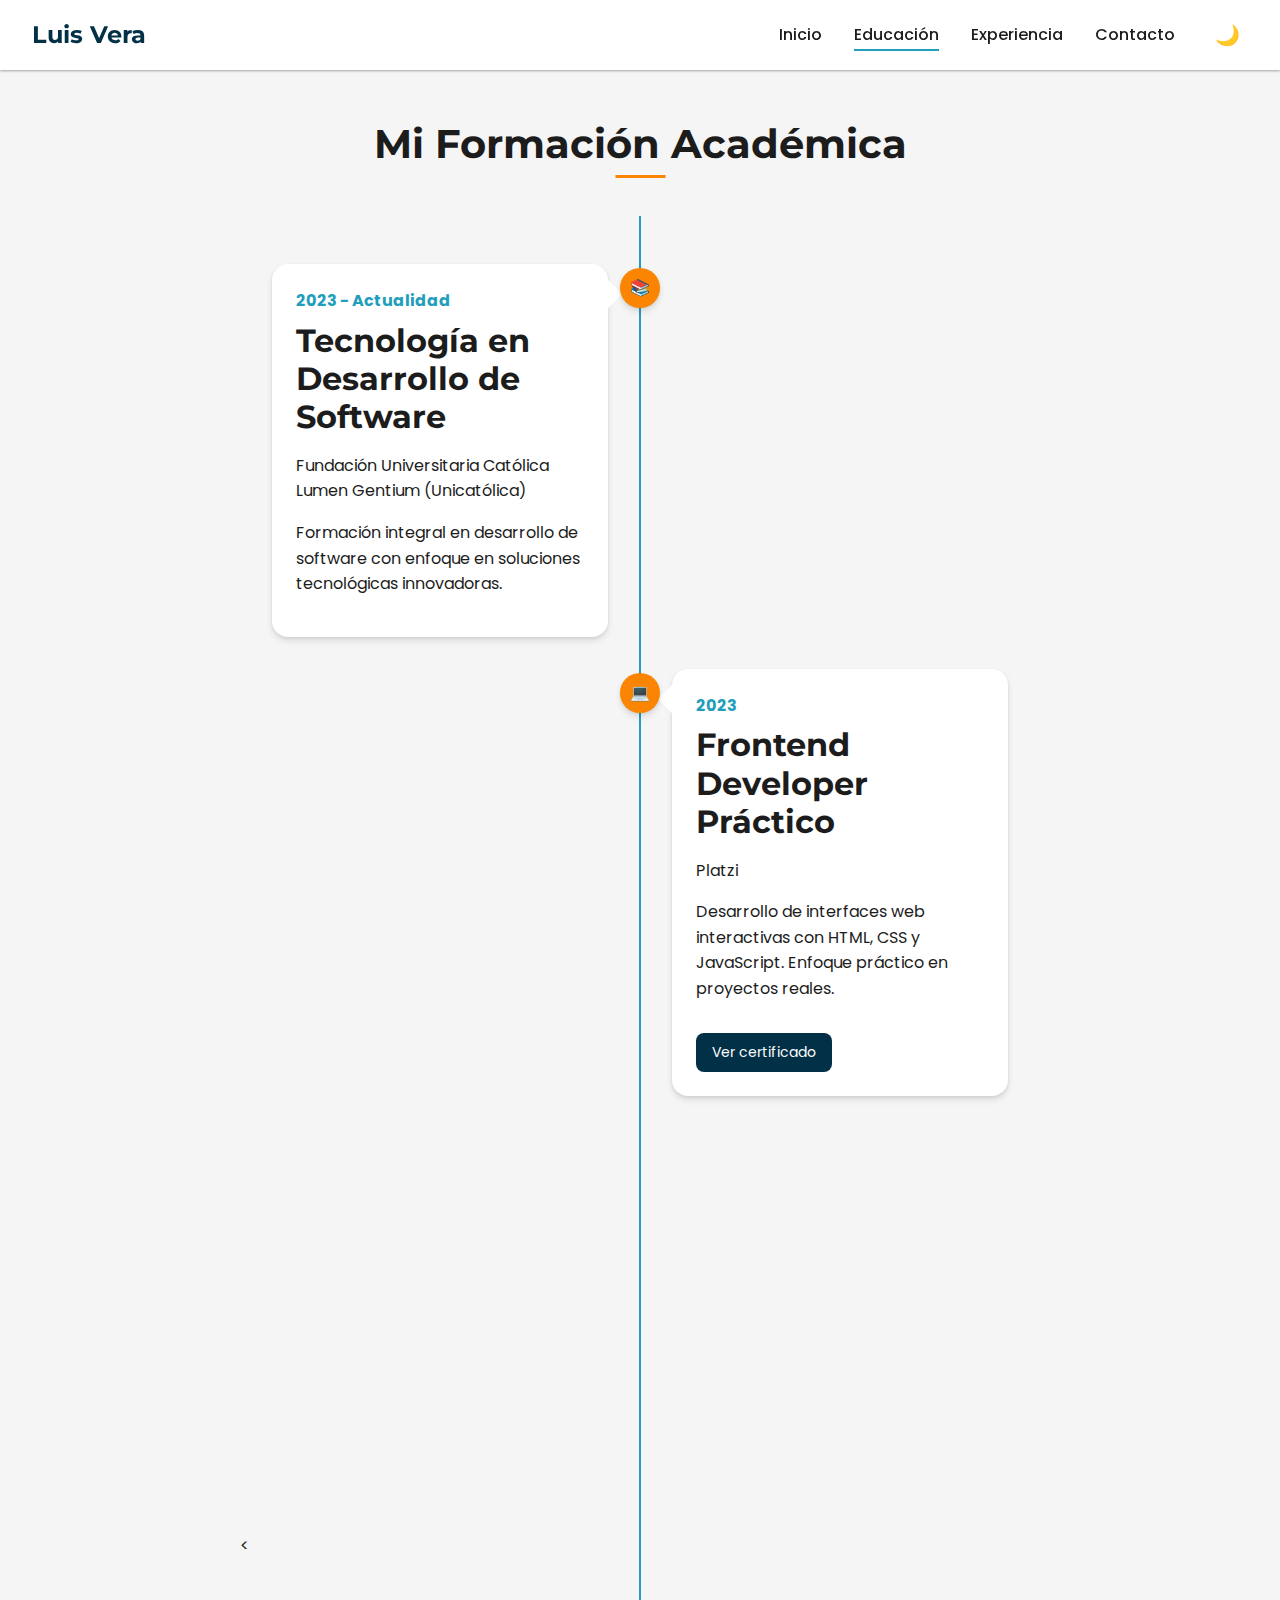
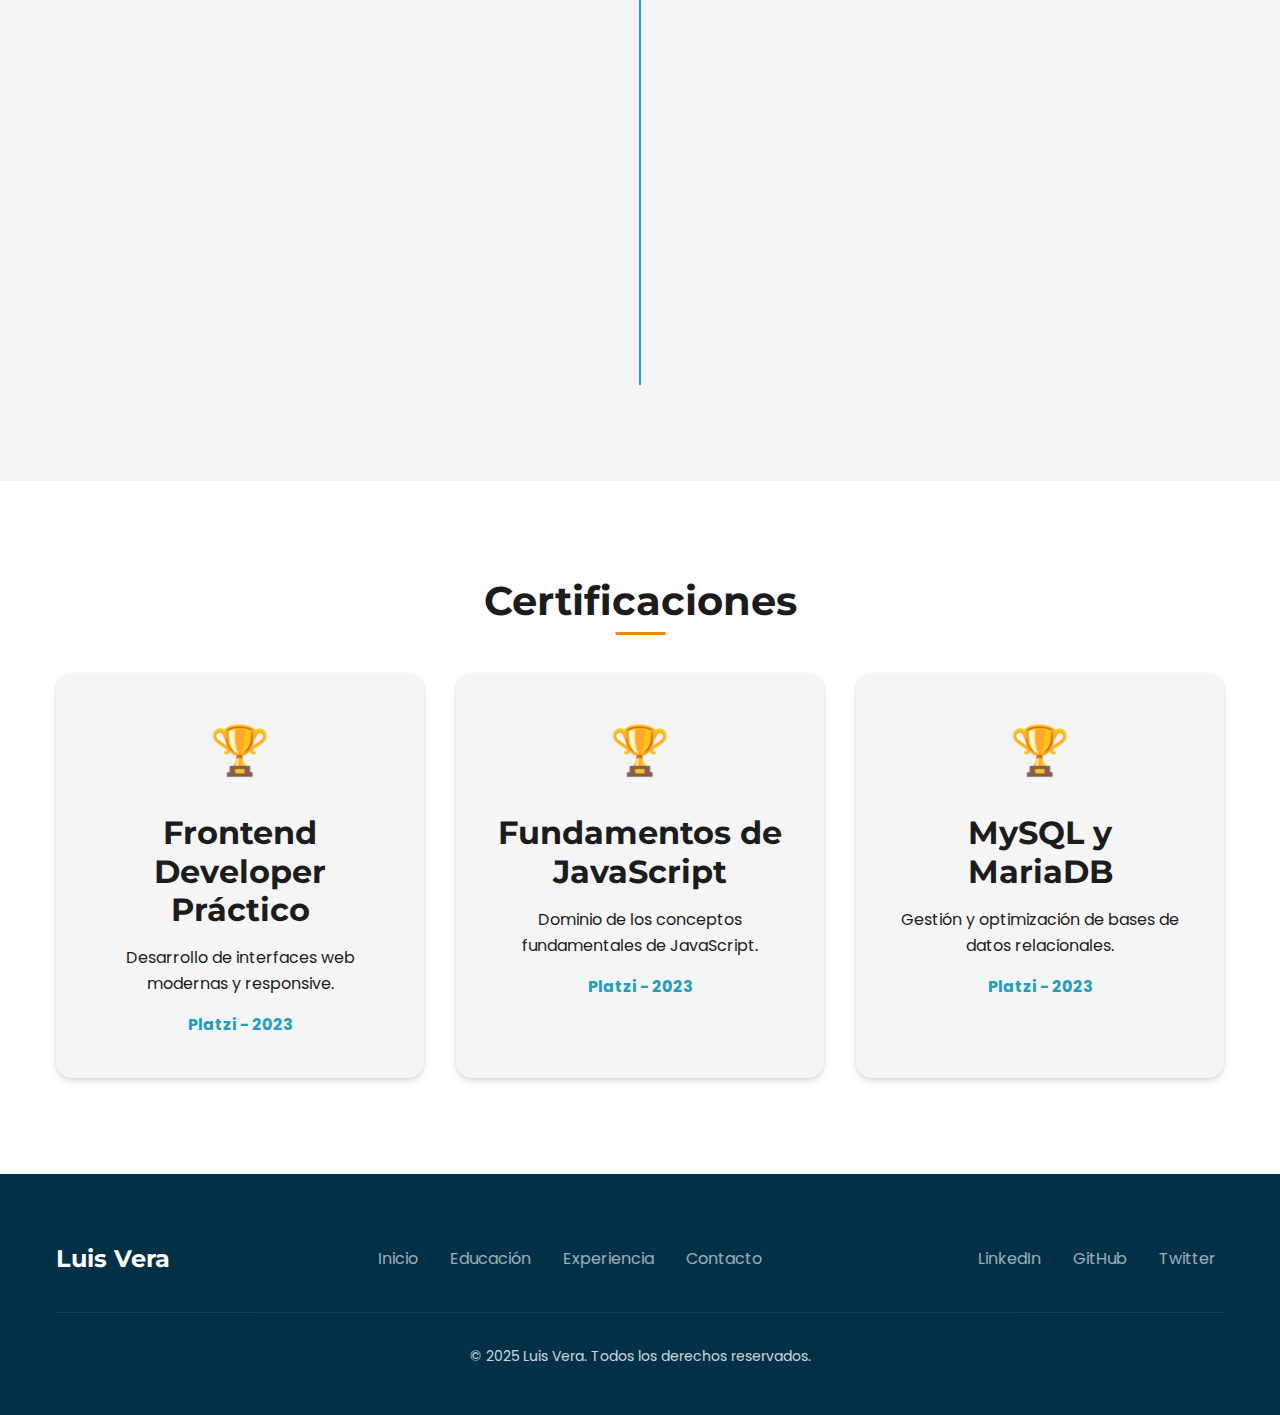
<file: education.html>
<!DOCTYPE html>
<html lang="es">
  <head>
    <meta charset="UTF-8" />
    <meta name="viewport" content="width=device-width, initial-scale=1.0" />
    <link rel="stylesheet" href="./styles/main.css" />
    <link rel="stylesheet" href="./styles/educaction.css" />
    <link
      href="https://fonts.googleapis.com/css2?family=Poppins:wght@300;400;500;700&family=Montserrat:wght@400;500;700&display=swap"
      rel="stylesheet"
    />
    <script
      src="https://cdnjs.cloudflare.com/ajax/libs/gsap/3.11.4/gsap.min.js"
      crossorigin="anonymous"
      referrerpolicy="no-referrer"
    ></script>
    <script defer src="./scripts/education.js"></script>

    <title>Luis Vera | Educación</title>
  </head>
  <body>
    <header>
      <nav class="navbar">
        <div class="logo">
          <span>Luis Vera</span>
        </div>
        <div class="menu-toggle" id="menu-toggle">
          <span></span>
          <span></span>
          <span></span>
        </div>
        <ul class="nav-links">
          <li><a href="index.html">Inicio</a></li>
          <li><a href="education.html" class="active">Educación</a></li>
          <li><a href="experience.html">Experiencia</a></li>
          <li><a href="index.html#contact">Contacto</a></li>
          <li><button id="theme-toggle" class="theme-toggle">🌙</button></li>
        </ul>
      </nav>
    </header>

    <section class="section" style="padding-top: 120px">
      <div class="container">
        <h2 class="section-title">Mi Formación Académica</h2>

        <div class="timeline">
          <div class="timeline-item">
            <div class="timeline-badge">📚</div>
            <div class="timeline-content">
              <div class="timeline-date">2023 - Actualidad</div>
              <h3>Tecnología en Desarrollo de Software</h3>
              <p>
                Fundación Universitaria Católica Lumen Gentium (Unicatólica)
              </p>
              <p>
                Formación integral en desarrollo de software con enfoque en
                soluciones tecnológicas innovadoras.
              </p>
            </div>
          </div>

          <div class="timeline-item">
            <div class="timeline-badge">💻</div>
            <div class="timeline-content">
              <div class="timeline-date">2023</div>
              <h3>Frontend Developer Práctico</h3>
              <p>Platzi</p>
              <p>
                Desarrollo de interfaces web interactivas con HTML, CSS y
                JavaScript. Enfoque práctico en proyectos reales.
              </p>
              <a
                href="./assets/certificates/diploma-frontend-developer-practico.pdf"
                class="certificate-btn"
                >Ver certificado</a
              >
            </div>
          </div>

          <div class="timeline-item">
            <div class="timeline-badge">🎓</div>
            <div class="timeline-content">
              <div class="timeline-date">2023</div>
              <h3>Fundamentos de JavaScript</h3>
              <p>Platzi</p>
              <p>
                Fundamentos del lenguaje de programación JavaScript, estructuras
                de datos, funciones y programación orientada a objetos.
              </p>
              <a
                href="./assets/certificates/diploma-javascript-fundamentos.pdf"
                class="certificate-btn"
                >Ver certificado</a
              >
            </div>
          </div>
          <
          <div class="timeline-item">
            <div class="timeline-badge">🛢️</div>
            <div class="timeline-content">
              <div class="timeline-date">2023</div>
              <h3>MySQL y MariaDB</h3>
              <p>Platzi</p>
              <p>
                Desarrollo de habilidades en gestión y optimización de bases de
                datos relacionales MySQL y MariaDB.
              </p>
              <a href="./assets/certificates/diploma-mysql-mariadb.pdf" class="certificate-btn">Ver certificado</a>
            </div>
          </div>
        </div>
      </div>
    </section>

    <section class="section section-alt">
      <div class="container">
        <h2 class="section-title">Certificaciones</h2>
        <div class="services-grid">
          <div class="service-card">
            <div class="service-icon">🏆</div>
            <h3>Frontend Developer Práctico</h3>
            <p>Desarrollo de interfaces web modernas y responsive.</p>
            <span class="timeline-date">Platzi - 2023</span>
          </div>

          <div class="service-card">
            <div class="service-icon">🏆</div>
            <h3>Fundamentos de JavaScript</h3>
            <p>Dominio de los conceptos fundamentales de JavaScript.</p>
            <span class="timeline-date">Platzi - 2023</span>
          </div>

          <div class="service-card">
            <div class="service-icon">🏆</div>
            <h3>MySQL y MariaDB</h3>
            <p>Gestión y optimización de bases de datos relacionales.</p>
            <span class="timeline-date">Platzi - 2023</span>
          </div>
        </div>
      </div>
    </section>

    <footer>
        <div class="container">
          <div class="footer-content">
            <div class="footer-logo">
              <span>Luis Vera</span>
            </div>
            <div class="footer-links">
              <a href="index.html">Inicio</a>
              <a href="education.html">Educación</a>
              <a href="experience.html">Experiencia</a>
              <a href="#contact">Contacto</a>
            </div>
            <div class="social-links">
              <a href="https://www.linkedin.com/in/luisveravr/" target="_blank" class="social-icon">LinkedIn</a>
              <a href="https://github.com/LuisVeraVR" target="_blank" class="social-icon">GitHub</a>
              <a href="http://x.com/LVera56385" target="_blank" class="social-icon">Twitter</a>
            </div>
          </div>
          <div class="copyright">
            <p>&copy; 2025 Luis Vera. Todos los derechos reservados.</p>
          </div>
        </div>
      </footer>

  </body>
</html>
</file>
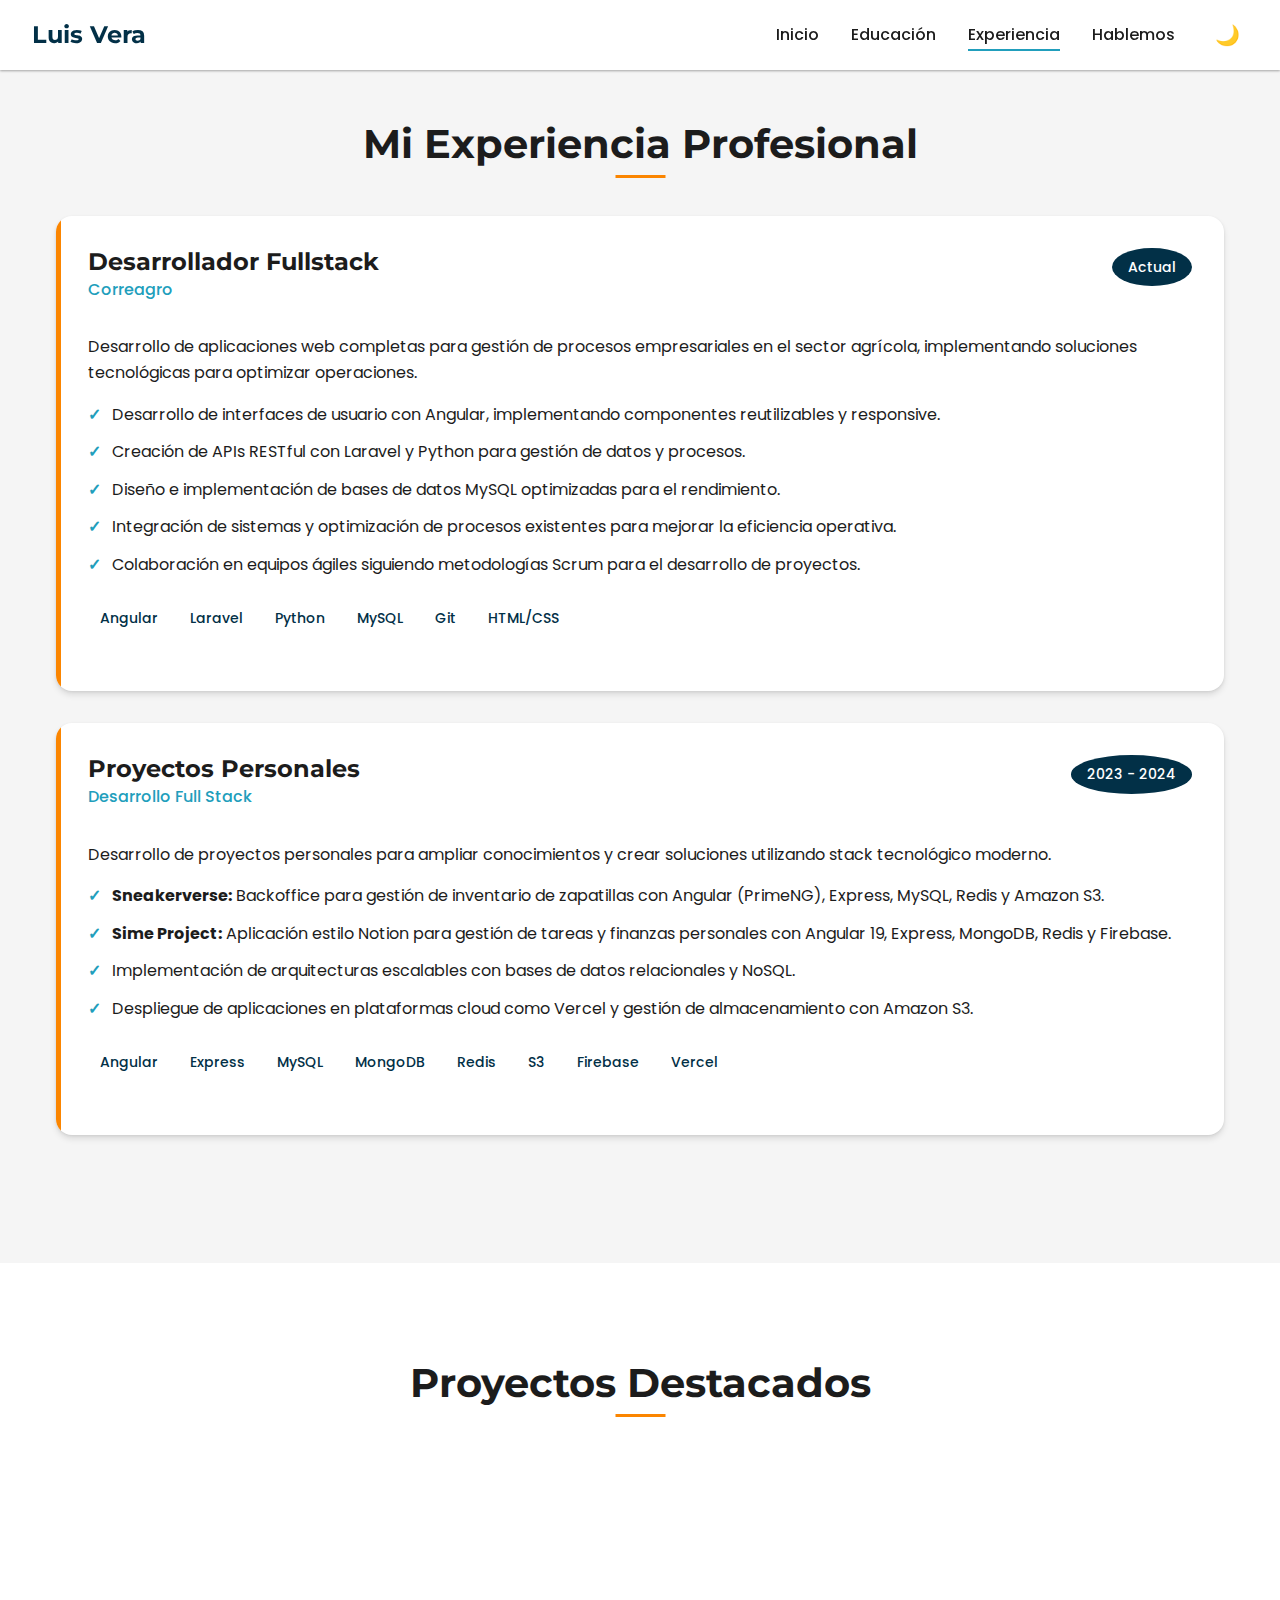
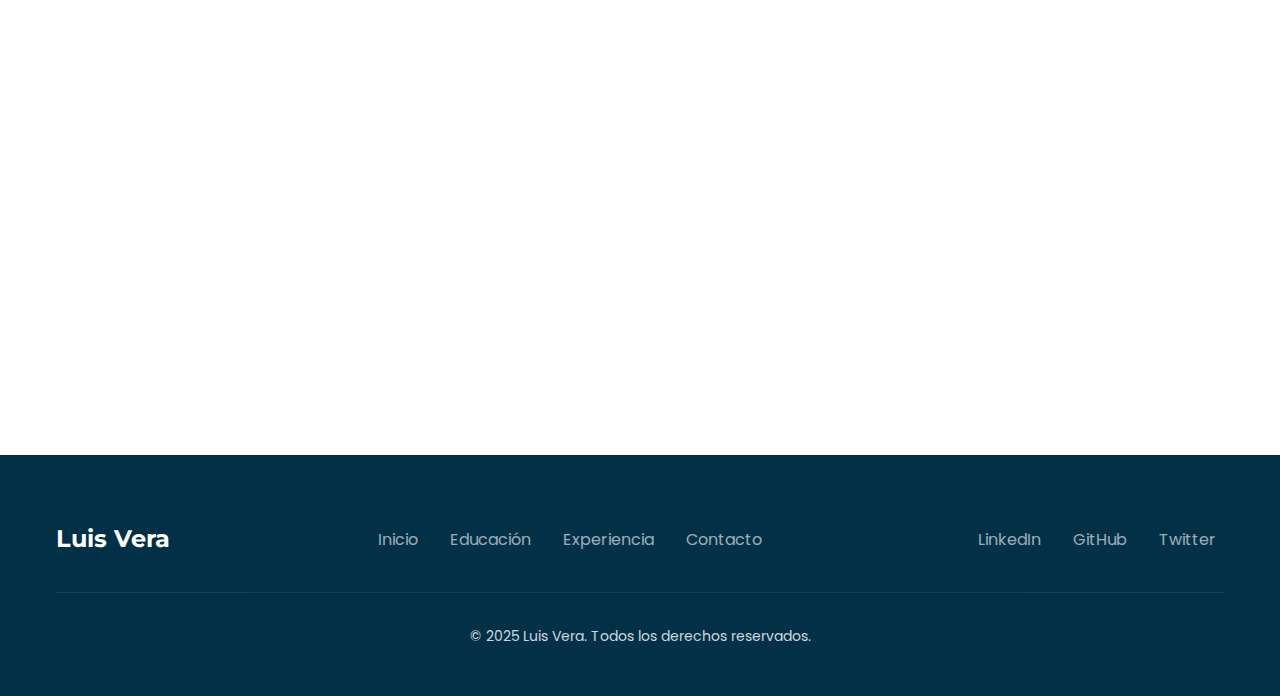
<file: experience.html>
<!DOCTYPE html>
<html lang="es">
  <head>
    <meta charset="UTF-8" />
    <meta name="viewport" content="width=device-width, initial-scale=1.0" />
    <link rel="stylesheet" href="./styles/main.css" />
    <link rel="stylesheet" href="./styles/experience.css" />
    <link
      href="https://fonts.googleapis.com/css2?family=Poppins:wght@300;400;500;700&family=Montserrat:wght@400;500;700&display=swap"
      rel="stylesheet"
    />
    <script
      src="https://cdnjs.cloudflare.com/ajax/libs/gsap/3.11.4/gsap.min.js"
      crossorigin="anonymous"
      referrerpolicy="no-referrer"
    ></script>
    <script defer src="./scripts/experience.js"></script>

    <title>Luis Vera | Experiencia</title>
  </head>
  <body>
    <header>
      <nav class="navbar">
        <div class="logo">
          <span>Luis Vera</span>
        </div>
        <div class="menu-toggle" id="menu-toggle">
          <span></span>
          <span></span>
          <span></span>
        </div>
        <ul class="nav-links">
          <li><a href="index.html">Inicio</a></li>
          <li><a href="education.html">Educación</a></li>
          <li><a href="experience.html" class="active">Experiencia</a></li>
          <li><a href="index.html#talk">Hablemos</a></li>
          <li><button id="theme-toggle" class="theme-toggle">🌙</button></li>
        </ul>
      </nav>
    </header>

    <section class="section" style="padding-top: 120px">
      <div class="container">
        <h2 class="section-title">Mi Experiencia Profesional</h2>

        <div class="experience-container">
          <div class="experience-card">
            <div class="experience-header">
              <div>
                <h3 class="job-title">Desarrollador Fullstack</h3>
                <div class="company">Correagro</div>
              </div>
              <span class="period">Actual</span>
            </div>
            <div class="experience-body">
              <p>
                Desarrollo de aplicaciones web completas para gestión de
                procesos empresariales en el sector agrícola, implementando
                soluciones tecnológicas para optimizar operaciones.
              </p>
              <ul class="responsibilities">
                <li>
                  Desarrollo de interfaces de usuario con Angular, implementando
                  componentes reutilizables y responsive.
                </li>
                <li>
                  Creación de APIs RESTful con Laravel y Python para gestión de
                  datos y procesos.
                </li>
                <li>
                  Diseño e implementación de bases de datos MySQL optimizadas
                  para el rendimiento.
                </li>
                <li>
                  Integración de sistemas y optimización de procesos existentes
                  para mejorar la eficiencia operativa.
                </li>
                <li>
                  Colaboración en equipos ágiles siguiendo metodologías Scrum
                  para el desarrollo de proyectos.
                </li>
              </ul>
              <div class="tech-stack">
                <span class="tech-tag">Angular</span>
                <span class="tech-tag">Laravel</span>
                <span class="tech-tag">Python</span>
                <span class="tech-tag">MySQL</span>
                <span class="tech-tag">Git</span>
                <span class="tech-tag">HTML/CSS</span>
              </div>
            </div>
          </div>

          <div class="experience-card">
            <div class="experience-header">
              <div>
                <h3 class="job-title">Proyectos Personales</h3>
                <div class="company">Desarrollo Full Stack</div>
              </div>
              <span class="period">2023 - 2024</span>
            </div>
            <div class="experience-body">
              <p>
                Desarrollo de proyectos personales para ampliar conocimientos y
                crear soluciones utilizando stack tecnológico moderno.
              </p>
              <ul class="responsibilities">
                <li>
                  <strong>Sneakerverse:</strong> Backoffice para gestión de
                  inventario de zapatillas con Angular (PrimeNG), Express,
                  MySQL, Redis y Amazon S3.
                </li>
                <li>
                  <strong>Sime Project:</strong> Aplicación estilo Notion para
                  gestión de tareas y finanzas personales con Angular 19,
                  Express, MongoDB, Redis y Firebase.
                </li>
                <li>
                  Implementación de arquitecturas escalables con bases de datos
                  relacionales y NoSQL.
                </li>
                <li>
                  Despliegue de aplicaciones en plataformas cloud como Vercel y
                  gestión de almacenamiento con Amazon S3.
                </li>
              </ul>
              <div class="tech-stack">
                <span class="tech-tag">Angular</span>
                <span class="tech-tag">Express</span>
                <span class="tech-tag">MySQL</span>
                <span class="tech-tag">MongoDB</span>
                <span class="tech-tag">Redis</span>
                <span class="tech-tag">S3</span>
                <span class="tech-tag">Firebase</span>
                <span class="tech-tag">Vercel</span>
              </div>
            </div>
          </div>
        </div>
      </div>
    </section>

    <section class="section section-alt">
      <div class="container">
        <h2 class="section-title">Proyectos Destacados</h2>
        <div class="projects-grid">
          <div class="project-card">
            <div class="project-image">👟</div>
            <div class="project-content">
              <h3 class="project-title">Sneakerverse</h3>
              <p class="project-desc">
                Backoffice para gestión de inventario de zapatillas, con
                autenticación, manejo de productos y estadísticas.
              </p>
              <div class="tech-stack" style="margin: 15px 0">
                <span class="tech-tag">Angular</span>
                <span class="tech-tag">PrimeNG</span>
                <span class="tech-tag">Express</span>
                <span class="tech-tag">MySQL</span>
                <span class="tech-tag">S3</span>
                <span class="tech-tag">Vercel</span>
                <span class="tech-tag">Redis</span>
              </div>
              <div class="project-links">
                <a href="https://github.com/LuisVeraVR/sneakerverse" class="project-link code-link">Ver Código</a>
              </div>
            </div>
          </div>

          <div class="project-card">
            <div class="project-image">📝</div>
            <div class="project-content">
              <h3 class="project-title">Sime Project</h3>
              <p class="project-desc">
                Aplicación estilo Notion para gestión de tareas y finanzas
                personales, con sincronización en tiempo real.
              </p>
              <div class="tech-stack" style="margin: 15px 0">
                <span class="tech-tag">Angular 19</span>
                <span class="tech-tag">Express</span>
                <span class="tech-tag">MongoDB</span>
                <span class="tech-tag">Redis</span>
                <span class="tech-tag">S3</span>
                <span class="tech-tag">Firebase</span>
              </div>
              <div class="project-links">
                <a href="https://github.com/LuisVeraVR/sime_project" class="project-link code-link">Ver Código</a>
              </div>
            </div>
          </div>

          <div class="project-card">
            <div class="project-image">📊</div>
            <div class="project-content">
              <h3 class="project-title">Newco</h3>
              <p class="project-desc">
                Plataforma para el seguimiento y control de operaciones
                agrícolas con paneles de datos y reportes.
              </p>
              <div class="tech-stack" style="margin: 15px 0">
                <span class="tech-tag">Angular</span>
                <span class="tech-tag">Laravel</span>
                <span class="tech-tag">MySQL</span>
                <span class="tech-tag">Python</span>
              </div>
              <div class="project-links">
                <button disabled href="#"  class="project-link code-link">Privado</button>
              </div>
            </div>
          </div>
        </div>
      </div>
    </section>

    <footer>
        <div class="container">
          <div class="footer-content">
            <div class="footer-logo">
              <span>Luis Vera</span>
            </div>
            <div class="footer-links">
              <a href="index.html">Inicio</a>
              <a href="education.html">Educación</a>
              <a href="experience.html">Experiencia</a>
              <a href="#contact">Contacto</a>
            </div>
            <div class="social-links">
              <a href="https://www.linkedin.com/in/luisveravr/" target="_blank" class="social-icon">LinkedIn</a>
              <a href="https://github.com/LuisVeraVR" target="_blank" class="social-icon">GitHub</a>
              <a href="http://x.com/LVera56385" target="_blank" class="social-icon">Twitter</a>
            </div>
          </div>
          <div class="copyright">
            <p>&copy; 2025 Luis Vera. Todos los derechos reservados.</p>
          </div>
        </div>
      </footer>
    <script src="./scripts/experience.js"></script>
  </body>
</html>
</file>
<file: styles/main.css>
:root {
    --color-primary: #023047;
    --color-secondary: #219ebc;
    --color-accent: #fb8500;
    --color-light: #f5f5f5;
    --color-dark: #1c1c1c;
    --color-gray: #6c757d;
    --color-success: #28a745;
    --color-error: #dc3545;

    --font-primary: 'Poppins', sans-serif;
    --font-secondary: 'Montserrat', sans-serif;

    --font-size-xs: 0.75rem;
    --font-size-sm: 0.875rem;
    --font-size-md: 1rem;
    --font-size-lg: 1.125rem;
    --font-size-xl: 1.25rem;
    --font-size-2xl: 1.5rem;
    --font-size-3xl: 2rem;
    --font-size-4xl: 2.5rem;
    --font-size-5xl: 3rem;

    --shadow-sm: 0 1px 3px rgba(0, 0, 0, 0.12), 0 1px 2px rgba(0, 0, 0, 0.24);
    --shadow-md: 0 4px 6px rgba(0, 0, 0, 0.1), 0 1px 3px rgba(0, 0, 0, 0.08);
    --shadow-lg: 0 10px 25px rgba(0, 0, 0, 0.1), 0 5px 10px rgba(0, 0, 0, 0.05);

    --transition-fast: 0.2s ease-in-out;
    --transition-normal: 0.3s ease-in-out;
    --transition-slow: 0.5s ease-in-out;

    --border-radius-sm: 4px;
    --border-radius-md: 8px;
    --border-radius-lg: 16px;
    --border-radius-xl: 24px;
    --border-radius-full: 50%;

    --max-width: 1200px;
    --header-height: 70px;

    --bg-main: var(--color-light);
    --bg-alt: #ffffff;
    --text-main: var(--color-dark);
    --text-alt: var(--color-gray);
    --border-color: rgba(0, 0, 0, 0.1);
}

[data-theme="dark"] {
    --bg-main: #121212;
    --bg-alt: #1e1e1e;
    --text-main: #f5f5f5;
    --text-alt: #a7a7a7;
    --border-color: rgba(255, 255, 255, 0.1);
}

*,
*::before,
*::after {
    margin: 0;
    padding: 0;
    box-sizing: border-box;
}

html {
    scroll-behavior: smooth;
    font-size: 16px;
}

body {
    font-family: var(--font-primary);
    background-color: var(--bg-main);
    color: var(--text-main);
    line-height: 1.6;
    overflow-x: hidden;
    transition: background-color var(--transition-normal), color var(--transition-normal);
}

h1,
h2,
h3,
h4,
h5,
h6 {
    font-family: var(--font-secondary);
    font-weight: 700;
    line-height: 1.2;
    margin-bottom: 1rem;
}

h1 {
    font-size: var(--font-size-5xl);
}

h2 {
    font-size: var(--font-size-4xl);
}

h3 {
    font-size: var(--font-size-3xl);
}

p {
    margin-bottom: 1rem;
}

a {
    color: var(--color-secondary);
    text-decoration: none;
    transition: color var(--transition-fast);
}

a:hover {
    color: var(--color-primary);
}

.container {
    width: 100%;
    max-width: var(--max-width);
    margin: 0 auto;
    padding: 0 1rem;
}

.navbar {
    display: flex;
    justify-content: space-between;
    align-items: center;
    height: var(--header-height);
    padding: 0 2rem;
    background-color: var(--bg-alt);
    box-shadow: var(--shadow-sm);
    position: fixed;
    top: 0;
    left: 0;
    right: 0;
    z-index: 1000;
    transition: all var(--transition-normal);
}

.navbar.scrolled {
    box-shadow: var(--shadow-md);
    height: calc(var(--header-height) - 10px);
}

.logo {
    font-family: var(--font-secondary);
    font-size: var(--font-size-2xl);
    font-weight: 700;
    color: var(--color-primary);
}

.nav-links {
    display: flex;
    list-style: none;
    gap: 2rem;
    align-items: center;
}

.nav-links a {
    color: var(--text-main);
    font-weight: 500;
    position: relative;
}

.nav-links a::after {
    content: '';
    position: absolute;
    bottom: -5px;
    left: 0;
    width: 0;
    height: 2px;
    background-color: var(--color-secondary);
    transition: width var(--transition-normal);
}

.nav-links a:hover::after,
.nav-links a.active::after {
    width: 100%;
}

.menu-toggle {
    display: none;
    flex-direction: column;
    justify-content: space-between;
    width: 25px;
    height: 20px;
    cursor: pointer;
}

.menu-toggle span {
    display: block;
    height: 3px;
    width: 100%;
    background-color: var(--text-main);
    border-radius: 3px;
    transition: all var(--transition-normal);
}

.theme-toggle {
    background: none;
    border: none;
    cursor: pointer;
    font-size: var(--font-size-xl);
    padding: 0.5rem;
    border-radius: var(--border-radius-full);
    transition: background-color var(--transition-normal);
}

.theme-toggle:hover {
    background-color: rgba(0, 0, 0, 0.05);
}

[data-theme="dark"] .theme-toggle {
    transform: rotate(180deg);
}

.hero {
    height: 100vh;
    display: flex;
    align-items: center;
    justify-content: center;
    background: linear-gradient(135deg, var(--color-primary) 0%, var(--color-secondary) 100%);
    margin-top: 0;
    position: relative;
    overflow: hidden;
}

.hero::before {
    content: "";
    position: absolute;
    top: 0;
    left: 0;
    right: 0;
    bottom: 0;
    background: url('[data-uri]');
    opacity: 0.1;
}

.hero-content {
    z-index: 1;
    text-align: center;
    color: white;
    padding: 2rem;
    max-width: 800px;
}

.hero-text h1 {
    margin-bottom: 1.5rem;
    font-size: var(--font-size-5xl);
}

.hero-text p {
    font-size: var(--font-size-xl);
    margin-bottom: 2rem;
    opacity: 0.9;
}

/* Estilos para la sección de perfil */
.hero-profile {
    height: 100vh;
    display: flex;
    align-items: center;
    justify-content: center;
    background: linear-gradient(135deg, var(--color-primary) 0%, var(--color-secondary) 100%);
    margin-top: 0;
    position: relative;
    overflow: hidden;
}

.hero-profile::before {
    content: "";
    position: absolute;
    top: 0;
    left: 0;
    right: 0;
    bottom: 0;
    background: url('[data-uri]');
    opacity: 0.1;
}

.hero-profile-container {
    z-index: 1;
    display: flex;
    flex-direction: column;
    align-items: center;
    text-align: center;
    color: white;
    padding: 2rem;
    max-width: 800px;
}

.profile-image-container {
    position: relative;
    width: 200px;
    height: 200px;
    margin-bottom: 2rem;
}

.profile-image {
    width: 100%;
    height: 100%;
    object-fit: cover;
    border-radius: 50%;
    position: relative;
    z-index: 2;
    border: 3px solid white;
    box-shadow: var(--shadow-lg);
    transition: transform var(--transition-normal);
}

.profile-image-backdrop {
    position: absolute;
    top: 10px;
    left: 10px;
    width: 100%;
    height: 100%;
    background-color: var(--color-accent);
    border-radius: 50%;
    z-index: 1;
    transition: all var(--transition-normal);
}

.profile-image-container:hover .profile-image {
    transform: translateX(-5px) translateY(-5px);
}

.profile-image-container:hover .profile-image-backdrop {
    transform: translateX(5px) translateY(5px);
}

.profile-name {
    font-size: var(--font-size-5xl);
    margin-bottom: 0.5rem;
    font-weight: 700;
}

.profile-title {
    font-size: var(--font-size-2xl);
    margin-bottom: 1.5rem;
    opacity: 0.9;
    font-weight: 500;
}

.profile-description {
    font-size: var(--font-size-lg);
    margin-bottom: 2rem;
    max-width: 600px;
    line-height: 1.6;
}

.profile-buttons {
    display: flex;
    gap: 1rem;
    justify-content: center;
}

.animate-fade-in {
    opacity: 0;
    animation: fadeIn 1s ease forwards;
}

@keyframes fadeIn {
    from {
        opacity: 0;
        transform: translateY(20px);
    }

    to {
        opacity: 1;
        transform: translateY(0);
    }
}

.about-content {
    max-width: 800px;
    margin: 0 auto;
}

@media (max-width: 768px) {
    .hero-profile-container {
        padding: 1rem;
    }

    .profile-image-container {
        width: 150px;
        height: 150px;
        margin-bottom: 1.5rem;
    }

    .profile-name {
        font-size: var(--font-size-4xl);
    }

    .profile-title {
        font-size: var(--font-size-xl);
    }

    .profile-buttons {
        flex-direction: column;
        width: 100%;
        max-width: 250px;
    }
}

.highlight {
    position: relative;
    color: var(--color-accent);
}

.highlight::after {
    content: '';
    position: absolute;
    bottom: 0;
    left: 0;
    width: 100%;
    height: 30%;
    background-color: var(--color-accent);
    opacity: 0.2;
    z-index: -1;
    transform: rotate(-2deg);
}

.hero-buttons {
    display: flex;
    gap: 1rem;
    justify-content: center;
}

.btn {
    display: inline-flex;
    align-items: center;
    justify-content: center;
    padding: 0.75rem 1.5rem;
    border-radius: var(--border-radius-md);
    font-weight: 600;
    text-align: center;
    text-decoration: none;
    cursor: pointer;
    transition: all var(--transition-normal);
    min-width: 150px;
}

.btn-primary {
    background-color: var(--color-accent);
    color: white;
    border: 2px solid var(--color-accent);
}

.btn-primary:hover {
    background-color: transparent;
    color: var(--color-accent);
}

.btn-secondary {
    background-color: transparent;
    color: white;
    border: 2px solid white;
}

.btn-secondary:hover {
    background-color: white;
    color: var(--color-primary);
}

.section {
    padding: 6rem 0;
    background-color: var(--bg-main);
}

.section-alt {
    background-color: var(--bg-alt);
}

.section-title {
    text-align: center;
    margin-bottom: 3rem;
    position: relative;
    display: inline-block;
    left: 50%;
    transform: translateX(-50%);
}

.section-title::after {
    content: '';
    position: absolute;
    bottom: -10px;
    left: 50%;
    transform: translateX(-50%);
    width: 50px;
    height: 3px;
    background-color: var(--color-accent);
}



.about-image-container {
    flex: 1;
    position: relative;
}

.about-image-wrapper {
    position: relative;
    width: 300px;
    height: 300px;
    margin: 0 auto;
}

.user-image {
    width: 100%;
    height: 100%;
    object-fit: cover;
    border-radius: var(--border-radius-lg);
    position: relative;
    z-index: 2;
    box-shadow: var(--shadow-lg);
    transition: transform var(--transition-normal);
}

.image-backdrop {
    position: absolute;
    top: 20px;
    left: 20px;
    width: 100%;
    height: 100%;
    background-color: var(--color-accent);
    border-radius: var(--border-radius-lg);
    z-index: 1;
    transition: all var(--transition-normal);
}

.about-image-wrapper:hover .user-image {
    transform: translateX(-10px) translateY(-10px);
}

.about-image-wrapper:hover .image-backdrop {
    transform: translateX(10px) translateY(10px);
}

.about-text {
    flex: 2;
}

.contact-info {
    margin: 2rem 0;
}

.info-item {
    display: flex;
    align-items: center;
    margin-bottom: 1rem;
}

.info-item .icon {
    margin-right: 1rem;
    font-size: var(--font-size-xl);
}

.skills {
    display: flex;
    flex-wrap: wrap;
    gap: 0.75rem;
    margin-top: 2rem;
}

.skill-tag {
    padding: 0.5rem 1rem;
    background-color: var(--color-secondary);
    color: white;
    border-radius: var(--border-radius-lg);
    font-size: var(--font-size-sm);
    font-weight: 500;
    transition: transform var(--transition-fast);
}

.skill-tag:hover {
    transform: translateY(-3px);
}

.services-grid {
    display: grid;
    grid-template-columns: repeat(auto-fit, minmax(300px, 1fr));
    gap: 2rem;
}

.service-card {
    background-color: var(--bg-main);
    padding: 2.5rem;
    border-radius: var(--border-radius-lg);
    box-shadow: var(--shadow-md);
    text-align: center;
    transition: transform var(--transition-normal), box-shadow var(--transition-normal);
}

.service-card:hover {
    transform: translateY(-10px);
    box-shadow: var(--shadow-lg);
}

.service-icon {
    font-size: 3rem;
    margin-bottom: 1.5rem;
}

.service-card h3 {
    margin-bottom: 1rem;
}

.contact-container {
    display: grid;
    grid-template-columns: 1fr 2fr;
    gap: 2rem;
    background-color: var(--bg-alt);
    border-radius: var(--border-radius-lg);
    overflow: hidden;
    box-shadow: var(--shadow-md);
}

.contact-info-panel {
    background-color: var(--color-primary);
    color: white;
    padding: 3rem;
}

.contact-method {
    display: flex;
    align-items: flex-start;
    margin-top: 2rem;
}

.contact-method .icon {
    font-size: var(--font-size-2xl);
    margin-right: 1rem;
}

.contact-method h4 {
    margin-bottom: 0.25rem;
}

.contact-form-container {
    padding: 3rem;
}

.contact-form {
    display: flex;
    flex-direction: column;
    gap: 1.5rem;
}

.form-group {
    display: flex;
    flex-direction: column;
}

.form-group label {
    margin-bottom: 0.5rem;
    font-weight: 500;
}

.form-group input,
.form-group textarea {
    padding: 0.75rem;
    border: 1px solid var(--border-color);
    border-radius: var(--border-radius-md);
    background-color: var(--bg-main);
    color: var(--text-main);
    font-family: var(--font-primary);
    transition: border-color var(--transition-fast);
}

.form-group input:focus,
.form-group textarea:focus {
    outline: none;
    border-color: var(--color-secondary);
}

.submit-btn {
    position: relative;
    overflow: hidden;
}

.btn-text {
    position: relative;
    z-index: 1;
    transition: all var(--transition-normal);
}

.btn-loading {
    position: absolute;
    top: 50%;
    left: 50%;
    transform: translate(-50%, -50%) scale(0);
    width: 20px;
    height: 20px;
    border: 3px solid rgba(255, 255, 255, 0.3);
    border-top-color: white;
    border-radius: 50%;
    opacity: 0;
    transition: all var(--transition-normal);
}

.submit-btn.loading .btn-text {
    opacity: 0;
}

.submit-btn.loading .btn-loading {
    opacity: 1;
    transform: translate(-50%, -50%) scale(1);
    animation: rotate 1s linear infinite;
}

@keyframes rotate {
    from {
        transform: translate(-50%, -50%) rotate(0deg);
    }

    to {
        transform: translate(-50%, -50%) rotate(360deg);
    }
}

.form-status {
    margin-top: 1rem;
    padding: 0.75rem;
    border-radius: var(--border-radius-md);
    font-weight: 500;
    display: none;
}

.form-status.success {
    display: block;
    background-color: rgba(40, 167, 69, 0.1);
    color: var(--color-success);
    border: 1px solid var(--color-success);
}

.form-status.error {
    display: block;
    background-color: rgba(220, 53, 69, 0.1);
    color: var(--color-error);
    border: 1px solid var(--color-error);
}

.animate-text {
    opacity: 0;
    transform: translateY(20px);
    animation: fadeInUp 0.5s ease forwards;
}

.delay-1 {
    animation-delay: 0.2s;
}

.delay-2 {
    animation-delay: 0.4s;
}

@keyframes fadeInUp {
    from {
        opacity: 0;
        transform: translateY(20px);
    }

    to {
        opacity: 1;
        transform: translateY(0);
    }
}

footer {
    background-color: var(--color-primary);
    color: white;
    padding: 4rem 0 2rem;
}

.footer-content {
    display: flex;
    justify-content: space-between;
    align-items: center;
    flex-wrap: wrap;
    margin-bottom: 2rem;
}

.footer-logo {
    font-family: var(--font-secondary);
    font-size: var(--font-size-2xl);
    font-weight: 700;
    color: white;
}

.footer-links {
    display: flex;
    gap: 2rem;
}

.footer-links a {
    color: white;
    opacity: 0.6;
    transition: opacity var(--transition-fast);
}

.footer-links a:hover {
    opacity: 1;
    color: #ffffff;
    
}

.social-links {
    display: flex;
    gap: 1rem;
}

.social-icon {
    color: white;
    padding: 0.5rem;
    opacity: 0.6;
    transition: opacity var(--transition-fast);
}

.social-icon:hover {
    opacity: 1;
    color: #ffffff;
}

.copyright {
    text-align: center;
    margin-top: 2rem;
    padding-top: 2rem;
    border-top: 1px solid rgba(255, 255, 255, 0.1);
    font-size: var(--font-size-sm);
    opacity: 0.8;
}

.hidden-print-content {
    display: none;
}

@media (max-width: 992px) {
    :root {
        --font-size-5xl: 2.5rem;
        --font-size-4xl: 2rem;
    }

    .about-content {
        flex-direction: column;
        text-align: center;
    }

    .info-item {
        justify-content: center;
    }

    .skills {
        justify-content: center;
    }

    .contact-container {
        grid-template-columns: 1fr;
    }

    .footer-content {
        flex-direction: column;
        gap: 2rem;
        text-align: center;
    }
}

@media (max-width: 768px) {
    .navbar {
        padding: 0 1rem;
    }

    .menu-toggle {
        display: flex;
    }

    .nav-links {
        position: fixed;
        top: var(--header-height);
        right: -100%;
        width: 70%;
        height: calc(100vh - var(--header-height));
        background-color: var(--bg-alt);
        flex-direction: column;
        padding: 2rem;
        transition: right var(--transition-normal);
        box-shadow: var(--shadow-lg);
    }

    .nav-links.active {
        right: 0;
    }

    .hero-buttons {
        flex-direction: column;
        align-items: center;
    }

    .services-grid {
        grid-template-columns: 1fr;
    }
}

@media (max-width: 480px) {
    :root {
        --font-size-5xl: 2rem;
        --font-size-4xl: 1.75rem;
        --font-size-3xl: 1.5rem;
    }

    .section {
        padding: 4rem 0;
    }

    .about-image-wrapper {
        width: 250px;
        height: 250px;
    }

    .contact-info-panel,
    .contact-form-container {
        padding: 2rem;
    }
}
</file>
<file: styles/educaction.css>
.timeline {
    position: relative;
    max-width: 800px;
    margin: 0 auto;
    padding: 2rem 0;
  }
  
  .timeline::before {
    content: '';
    position: absolute;
    width: 2px;
    background-color: var(--color-secondary);
    top: 0;
    bottom: 0;
    left: 50%;
    margin-left: -1px;
  }
  
  .timeline-item {
    padding: 1rem 2rem;
    position: relative;
    width: 50%;
    opacity: 0;
    transform: translateX(-50px);
    transition: all 0.5s ease;
  }
  
  .timeline-item.animate {
    opacity: 1;
    transform: translateX(0);
  }
  
  .timeline-item:nth-child(even) {
    left: 50%;
    transform: translateX(50px);
  }
  
  .timeline-item:nth-child(even).animate {
    transform: translateX(0);
  }
  
  .timeline-item:nth-child(odd) {
    left: 0;
  }
  
  .timeline-content {
    padding: 1.5rem;
    background-color: var(--bg-alt);
    border-radius: var(--border-radius-lg);
    box-shadow: var(--shadow-md);
    position: relative;
  }
  
  .timeline-content::after {
    content: '';
    position: absolute;
    width: 20px;
    height: 20px;
    right: -10px;
    background-color: var(--bg-alt);
    top: 20px;
    transform: rotate(45deg);
  }
  
  .timeline-item:nth-child(even) .timeline-content::after {
    left: -10px;
    right: auto;
  }
  
  .timeline-date {
    color: var(--color-secondary);
    font-weight: bold;
    margin-bottom: 0.5rem;
  }
  
  .timeline-badge {
    width: 40px;
    height: 40px;
    position: absolute;
    top: 20px;
    right: -20px;
    border-radius: 50%;
    background-color: var(--color-accent);
    display: flex;
    align-items: center;
    justify-content: center;
    color: white;
    font-weight: bold;
    z-index: 10;
    box-shadow: var(--shadow-md);
  }
  
  .timeline-item:nth-child(even) .timeline-badge {
    left: -20px;
    right: auto;
  }
  
  .certificate-btn {
    display: inline-block;
    margin-top: 1rem;
    padding: 0.5rem 1rem;
    background-color: var(--color-primary);
    color: white;
    border-radius: var(--border-radius-md);
    text-decoration: none;
    font-size: var(--font-size-sm);
    transition: all var(--transition-normal);
  }
  
  .certificate-btn:hover {
    background-color: var(--color-secondary);
    transform: translateY(-2px);
  }

  @media (max-width: 768px) {
    .timeline::before {
      left: 40px;
    }
    
    .timeline-item {
      width: 100%;
      padding-left: 70px;
      padding-right: 25px;
    }
    
    .timeline-item:nth-child(even) {
      left: 0;
    }
    
    .timeline-badge {
      left: 20px;
      right: auto;
    }
    
    .timeline-item:nth-child(even) .timeline-badge {
      left: 20px;
    }
    
    .timeline-item:nth-child(even) .timeline-content::after {
      left: auto;
      right: -10px;
    }
    
    .timeline-content::after {
      display: none;
    }
  }
</file>
<file: styles/experience.css>
.experience-card {
    background-color: var(--bg-alt);
    border-radius: var(--border-radius-lg);
    padding: 2rem;
    margin-bottom: 2rem;
    box-shadow: var(--shadow-md);
    transition: transform var(--transition-normal), box-shadow var(--transition-normal);
    position: relative;
    overflow: hidden;
  }
  
  .experience-card:hover {
    transform: translateY(-10px);
    box-shadow: var(--shadow-lg);
  }
  
  .experience-card::before {
    content: '';
    position: absolute;
    top: 0;
    left: 0;
    width: 5px;
    height: 100%;
    background-color: var(--color-accent);
  }
  
  .experience-header {
    display: flex;
    justify-content: space-between;
    align-items: flex-start;
    margin-bottom: 1rem;
    flex-wrap: wrap;
  }
  
  .job-title {
    margin: 0;
    font-size: var(--font-size-2xl);
    color: var(--text-main);
  }
  
  .company {
    color: var(--color-secondary);
    margin-bottom: 0.5rem;
    font-weight: 500;
  }
  
  .period {
    background-color: var(--color-primary);
    color: white;
    padding: 0.5rem 1rem;
    border-radius: var(--border-radius-full);
    font-size: var(--font-size-sm);
    font-weight: 500;
    margin-left: 1rem;
  }
  
  .experience-body {
    margin: 1.5rem 0;
  }
  
  .experience-body p {
    margin-bottom: 1rem;
  }
  
  .responsibilities {
    list-style: none;
    padding-left: 1.5rem;
  }
  
  .responsibilities li {
    position: relative;
    margin-bottom: 0.75rem;
  }
  
  .responsibilities li::before {
    content: '✓';
    position: absolute;
    left: -1.5rem;
    color: var(--color-secondary);
    font-weight: bold;
  }
  
  .tech-stack {
    display: flex;
    flex-wrap: wrap;
    gap: 0.5rem;
    margin-top: 1.5rem;
  }
  
  .tech-tag {
    background-color: rgba(var(--color-primary-rgb), 0.1);
    color: var(--color-primary);
    padding: 0.35rem 0.75rem;
    border-radius: var(--border-radius-md);
    font-size: var(--font-size-sm);
    font-weight: 500;
  }
  
  /* Proyectos */
  .projects-grid {
    display: grid;
    grid-template-columns: repeat(auto-fill, minmax(300px, 1fr));
    gap: 2rem;
  }
  
  .project-card {
    background-color: var(--bg-alt);
    border-radius: var(--border-radius-lg);
    overflow: hidden;
    box-shadow: var(--shadow-md);
    transition: transform var(--transition-normal), box-shadow var(--transition-normal);
  }
  
  .project-card:hover {
    transform: translateY(-10px);
    box-shadow: var(--shadow-lg);
  }
  
  .project-image {
    width: 100%;
    height: 180px;
    object-fit: cover;
    background-color: var(--color-primary);
    display: flex;
    align-items: center;
    justify-content: center;
    color: white;
    font-size: 3rem;
  }
  
  .project-content {
    padding: 1.5rem;
  }
  
  .project-title {
    margin-top: 0;
    margin-bottom: 0.5rem;
  }
  
  .project-desc {
    color: var(--text-alt);
    margin-bottom: 1.5rem;
  }
  
  .project-links {
    display: flex;
    gap: 1rem;
  }
  
  .project-link {
    padding: 0.5rem 1rem;
    border-radius: var(--border-radius-md);
    font-size: var(--font-size-sm);
    font-weight: 500;
    text-align: center;
    transition: all var(--transition-normal);
  }
  
  .demo-link {
    background-color: var(--color-accent);
    color: white;
  }
  
  .code-link {
    background-color: var(--color-secondary);
    color: white;
  }
  
  .project-link:hover {
    opacity: 0.9;
    transform: translateY(-2px);
  }
  
  @media (max-width: 768px) {
    .experience-header {
      flex-direction: column;
    }
    
    .period {
      margin-left: 0;
      margin-top: 0.5rem;
    }
  }
</file>
